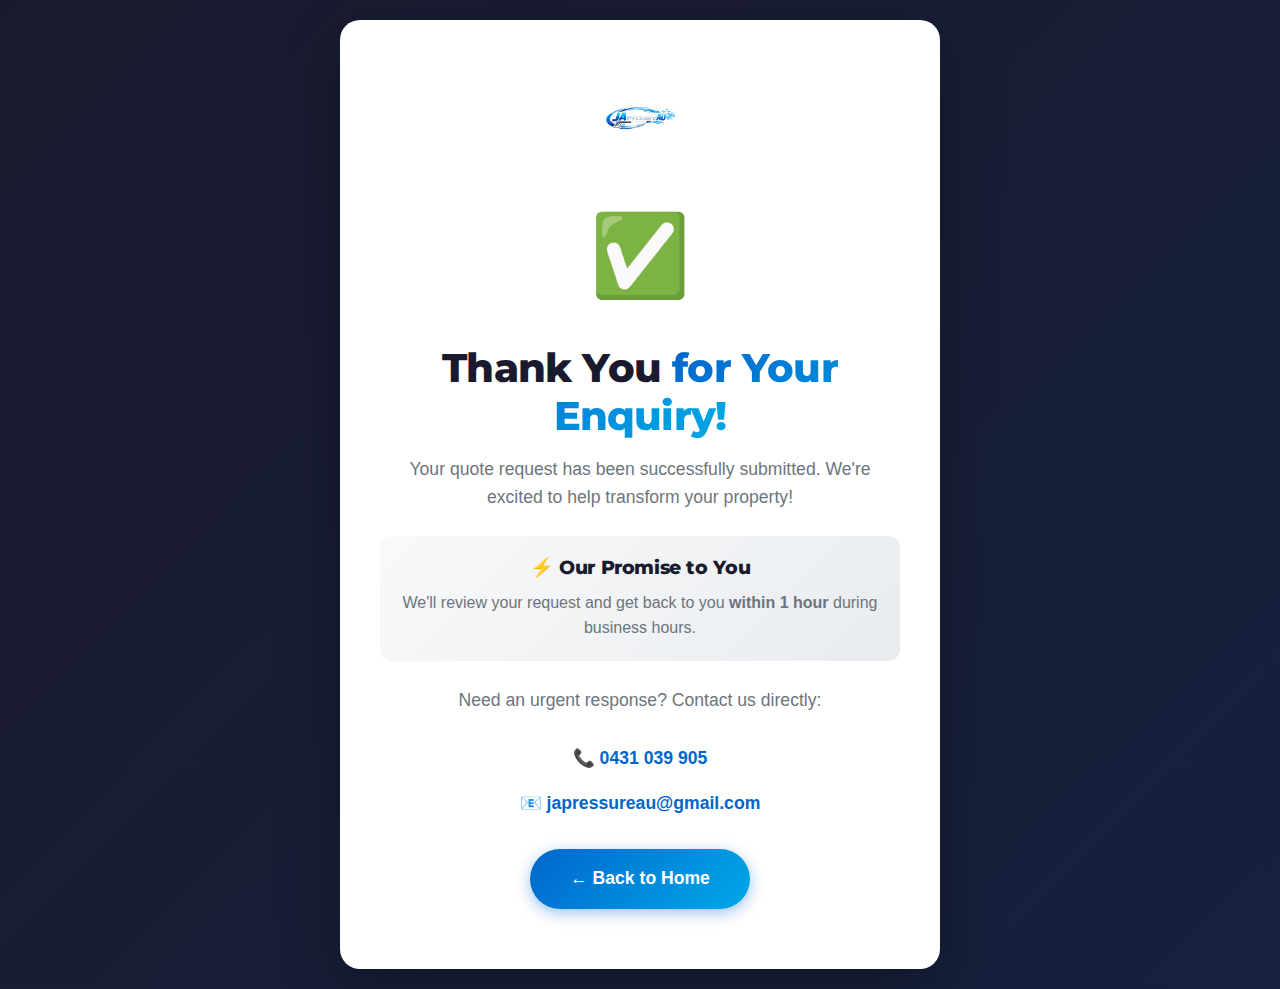
<file: thank-you.html>
<!DOCTYPE html>
<html lang="en">
<head>
    <meta charset="UTF-8">
    <meta name="viewport" content="width=device-width, initial-scale=1.0">
    <title>Thank You | JA Pressure Washing</title>
    <meta name="description" content="Thank you for your enquiry. We'll get back to you within 1 hour.">
    <link rel="stylesheet" href="styles.css">
    <link rel="preconnect" href="https://fonts.googleapis.com">
    <link rel="preconnect" href="https://fonts.gstatic.com" crossorigin>
    <link href="https://fonts.googleapis.com/css2?family=Montserrat:wght@400;600;700;800;900&family=Open+Sans:wght@400;500;600&display=swap" rel="stylesheet">
    <link rel="icon" type="image/png" href="ChatGPT Image Feb 4, 2026, 03_04_09 PM.png">
    <style>
        .thank-you-page {
            min-height: 100vh;
            display: flex;
            align-items: center;
            justify-content: center;
            background: linear-gradient(135deg, #1a1a2e 0%, #16213e 100%);
            padding: 20px;
        }
        .thank-you-container {
            background: white;
            border-radius: 20px;
            padding: 60px 40px;
            text-align: center;
            max-width: 600px;
            box-shadow: 0 20px 60px rgba(0,0,0,0.3);
            animation: fadeInUp 0.6s ease;
        }
        @keyframes fadeInUp {
            from {
                opacity: 0;
                transform: translateY(30px);
            }
            to {
                opacity: 1;
                transform: translateY(0);
            }
        }
        .thank-you-icon {
            font-size: 5rem;
            margin-bottom: 20px;
            animation: bounceIn 0.8s ease;
        }
        @keyframes bounceIn {
            0% { transform: scale(0); }
            50% { transform: scale(1.2); }
            100% { transform: scale(1); }
        }
        .thank-you-container h1 {
            font-size: 2.5rem;
            color: #1a1a2e;
            margin-bottom: 15px;
            font-weight: 800;
        }
        .thank-you-container .highlight {
            background: linear-gradient(135deg, #0066cc 0%, #00a8e8 100%);
            -webkit-background-clip: text;
            -webkit-text-fill-color: transparent;
            background-clip: text;
        }
        .thank-you-container p {
            font-size: 1.1rem;
            color: #6c757d;
            margin-bottom: 15px;
            line-height: 1.6;
        }
        .thank-you-container .promise {
            background: linear-gradient(135deg, #f8f9fa 0%, #e9ecef 100%);
            border-radius: 12px;
            padding: 20px;
            margin: 25px 0;
        }
        .thank-you-container .promise h3 {
            color: #1a1a2e;
            margin-bottom: 10px;
            font-size: 1.2rem;
        }
        .thank-you-container .promise p {
            margin: 0;
            font-size: 1rem;
        }
        .contact-info {
            display: flex;
            flex-direction: column;
            gap: 15px;
            margin: 30px 0;
        }
        .contact-info a {
            display: flex;
            align-items: center;
            justify-content: center;
            gap: 10px;
            color: #0066cc;
            text-decoration: none;
            font-weight: 600;
            font-size: 1.1rem;
            transition: color 0.3s ease;
        }
        .contact-info a:hover {
            color: #00a8e8;
        }
        .btn-home {
            display: inline-block;
            background: linear-gradient(135deg, #0066cc 0%, #00a8e8 100%);
            color: white;
            padding: 15px 40px;
            border-radius: 50px;
            text-decoration: none;
            font-weight: 700;
            font-size: 1.1rem;
            transition: transform 0.3s ease, box-shadow 0.3s ease;
            box-shadow: 0 4px 15px rgba(0, 102, 204, 0.4);
        }
        .btn-home:hover {
            transform: translateY(-3px);
            box-shadow: 0 8px 25px rgba(0, 102, 204, 0.5);
        }
        .logo-small {
            width: 80px;
            height: auto;
            margin-bottom: 20px;
        }
        @media (max-width: 480px) {
            .thank-you-container {
                padding: 40px 25px;
            }
            .thank-you-container h1 {
                font-size: 1.8rem;
            }
            .thank-you-icon {
                font-size: 4rem;
            }
        }
    </style>
</head>
<body>
    <div class="thank-you-page">
        <div class="thank-you-container">
            <img src="ChatGPT Image Feb 4, 2026, 03_04_09 PM.png" alt="JA Pressure Washing Logo" class="logo-small">
            <div class="thank-you-icon">✅</div>
            <h1>Thank You <span class="highlight">for Your Enquiry!</span></h1>
            <p>Your quote request has been successfully submitted. We're excited to help transform your property!</p>
            
            <div class="promise">
                <h3>⚡ Our Promise to You</h3>
                <p>We'll review your request and get back to you <strong>within 1 hour</strong> during business hours.</p>
            </div>
            
            <p>Need an urgent response? Contact us directly:</p>
            
            <div class="contact-info">
                <a href="tel:+61431039905">📞 0431 039 905</a>
                <a href="mailto:japressureau@gmail.com">📧 japressureau@gmail.com</a>
            </div>
            
            <a href="index.html" class="btn-home">← Back to Home</a>
        </div>
    </div>
</body>
</html>
</file>
<file: styles.css>
/* ===== CSS Variables ===== */
:root {
    --primary: #0066cc;
    --primary-dark: #004d99;
    --primary-light: #e8f4fd;
    --secondary: #00a8e8;
    --accent: #ffd700;
    --success: #10b981;
    --success-dark: #059669;
    --danger: #ef4444;
    --dark: #0f172a;
    --darker: #020617;
    --dark-card: #1e293b;
    --light: #f8fafc;
    --light-alt: #f1f5f9;
    --gray: #64748b;
    --gray-light: #94a3b8;
    --white: #ffffff;
    --border: #e2e8f0;
    --gradient: linear-gradient(135deg, var(--primary) 0%, var(--secondary) 100%);
    --gradient-dark: linear-gradient(135deg, #0f172a 0%, #1e3a5f 100%);
    --gradient-warm: linear-gradient(135deg, #667eea 0%, #764ba2 100%);
    --shadow-sm: 0 1px 3px rgba(0, 0, 0, 0.08);
    --shadow: 0 4px 20px rgba(0, 0, 0, 0.08);
    --shadow-md: 0 8px 30px rgba(0, 0, 0, 0.12);
    --shadow-lg: 0 20px 60px rgba(0, 0, 0, 0.15);
    --shadow-primary: 0 8px 30px rgba(0, 102, 204, 0.3);
    --radius: 16px;
    --radius-sm: 10px;
    --radius-lg: 24px;
    --transition: all 0.3s cubic-bezier(0.4, 0, 0.2, 1);
}

/* ===== Reset & Base ===== */
*, *::before, *::after {
    margin: 0;
    padding: 0;
    box-sizing: border-box;
}

html {
    scroll-behavior: smooth;
    -webkit-font-smoothing: antialiased;
    -moz-osx-font-smoothing: grayscale;
}

body {
    font-family: 'Inter', -apple-system, BlinkMacSystemFont, sans-serif;
    line-height: 1.7;
    color: var(--dark);
    background: var(--white);
    overflow-x: hidden;
}

h1, h2, h3, h4, h5, h6 {
    font-family: 'Montserrat', sans-serif;
    font-weight: 800;
    line-height: 1.2;
    letter-spacing: -0.02em;
}

a {
    text-decoration: none;
    color: inherit;
    transition: var(--transition);
}

img {
    max-width: 100%;
    height: auto;
}

.container {
    max-width: 1200px;
    margin: 0 auto;
    padding: 0 24px;
}

/* ===== Urgency Banner ===== */
.urgency-banner {
    background: linear-gradient(90deg, #dc2626 0%, #ef4444 50%, #dc2626 100%);
    background-size: 200% 100%;
    animation: bannerShimmer 3s ease infinite;
    color: var(--white);
    padding: 12px 20px;
    text-align: center;
    position: relative;
    z-index: 1001;
    transition: var(--transition);
}

@keyframes bannerShimmer {
    0%, 100% { background-position: 0% 50%; }
    50% { background-position: 100% 50%; }
}

.urgency-content {
    display: flex;
    align-items: center;
    justify-content: center;
    gap: 15px;
    flex-wrap: wrap;
    font-size: 0.9rem;
    font-weight: 500;
}

.urgency-icon {
    font-size: 1.1rem;
    animation: pulse 1.5s infinite;
}

.urgency-highlight {
    background: rgba(255,255,255,0.2);
    padding: 4px 12px;
    border-radius: 20px;
    font-weight: 700;
    backdrop-filter: blur(4px);
}

.urgency-cta {
    background: var(--white);
    color: var(--danger);
    padding: 6px 18px;
    border-radius: 20px;
    font-weight: 700;
    font-size: 0.85rem;
    transition: var(--transition);
}

.urgency-cta:hover {
    transform: scale(1.05);
    box-shadow: 0 4px 15px rgba(0,0,0,0.2);
}

/* ===== Buttons ===== */
.btn {
    display: inline-flex;
    flex-direction: column;
    align-items: center;
    justify-content: center;
    padding: 16px 36px;
    font-family: 'Montserrat', sans-serif;
    font-weight: 700;
    font-size: 1.05rem;
    border-radius: 50px;
    cursor: pointer;
    transition: var(--transition);
    border: none;
    text-align: center;
    position: relative;
    overflow: hidden;
    letter-spacing: 0.01em;
}

.btn-large {
    padding: 18px 42px;
    font-size: 1.15rem;
}

.btn-subtext {
    font-size: 0.72rem;
    font-weight: 500;
    opacity: 0.85;
    margin-top: 3px;
}

.btn-primary {
    background: var(--gradient);
    color: var(--white);
    box-shadow: var(--shadow-primary);
}

.btn-primary:hover {
    transform: translateY(-3px);
    box-shadow: 0 12px 35px rgba(0, 102, 204, 0.45);
}

.btn-secondary {
    background: rgba(255,255,255,0.1);
    color: var(--white);
    border: 2px solid rgba(255,255,255,0.4);
    backdrop-filter: blur(4px);
}

.btn-secondary:hover {
    background: var(--white);
    color: var(--primary);
    border-color: var(--white);
}

.btn-outline {
    background: transparent;
    color: var(--primary);
    border: 2px solid var(--primary);
}

.btn-outline:hover {
    background: var(--primary);
    color: var(--white);
}

.btn-white {
    background: var(--white);
    color: var(--primary);
    box-shadow: var(--shadow-md);
}

.btn-white:hover {
    transform: translateY(-3px);
    box-shadow: var(--shadow-lg);
}

.btn-success {
    background: linear-gradient(135deg, var(--success) 0%, var(--success-dark) 100%);
    color: var(--white);
    box-shadow: 0 8px 25px rgba(16, 185, 129, 0.35);
}

.btn-success:hover {
    transform: translateY(-3px);
    box-shadow: 0 12px 35px rgba(16, 185, 129, 0.5);
}

.btn-full {
    width: 100%;
}

.pulse-btn {
    animation: btnPulse 2.5s infinite;
}

@keyframes btnPulse {
    0%, 100% { box-shadow: var(--shadow-primary); }
    50% { box-shadow: 0 8px 45px rgba(0, 102, 204, 0.6); }
}

/* ===== Navigation ===== */
.navbar {
    position: fixed;
    top: 45px;
    left: 0;
    right: 0;
    z-index: 1000;
    padding: 18px 0;
    background: transparent;
    transition: var(--transition);
}

.navbar.scrolled {
    top: 0;
    background: rgba(15, 23, 42, 0.95);
    backdrop-filter: blur(20px);
    box-shadow: 0 4px 30px rgba(0, 0, 0, 0.15);
    padding: 10px 0;
}

.nav-container {
    max-width: 1200px;
    margin: 0 auto;
    padding: 0 24px;
    display: flex;
    justify-content: space-between;
    align-items: center;
}

.logo img {
    height: 100px;
    transition: var(--transition);
}

.logo {
    flex-shrink: 0;
}

.navbar.scrolled .logo img {
    height: 60px;
}

.nav-links {
    display: flex;
    list-style: none;
    gap: 28px;
    align-items: center;
    margin: 0 auto;
}

.nav-links a {
    font-family: 'Inter', sans-serif;
    font-weight: 600;
    font-size: 0.92rem;
    color: var(--white);
    position: relative;
}

.nav-links a:not(.btn-nav):not(.nav-phone)::after {
    content: '';
    position: absolute;
    bottom: -5px;
    left: 0;
    width: 0;
    height: 2px;
    background: var(--accent);
    transition: var(--transition);
    border-radius: 2px;
}

.nav-links a:not(.btn-nav):not(.nav-phone):hover::after {
    width: 100%;
}

.nav-phone {
    background: rgba(255,255,255,0.1);
    padding: 8px 16px;
    border-radius: 25px;
    backdrop-filter: blur(4px);
}

.btn-nav {
    background: var(--gradient);
    color: var(--white) !important;
    padding: 12px 24px;
    border-radius: 50px;
    font-weight: 700;
}

.btn-nav:hover {
    transform: translateY(-2px);
    box-shadow: var(--shadow-primary);
}

.hamburger {
    display: none;
    flex-direction: column;
    gap: 6px;
    cursor: pointer;
    padding: 5px;
}

.hamburger span {
    width: 26px;
    height: 2.5px;
    background: var(--white);
    transition: var(--transition);
    border-radius: 2px;
}

/* ===== Hero Section ===== */
.hero {
    min-height: 100vh;
    display: flex;
    flex-direction: column;
    justify-content: center;
    align-items: center;
    text-align: center;
    position: relative;
    background: var(--gradient-dark);
    overflow: hidden;
    padding-top: 100px;
    padding-bottom: 80px;
}

.hero::before {
    content: '';
    position: absolute;
    top: 0;
    left: 0;
    right: 0;
    bottom: 0;
    background: url('IMG_9923.jpg') center/cover;
    opacity: 0.12;
}

.hero-overlay {
    position: absolute;
    top: 0;
    left: 0;
    right: 0;
    bottom: 0;
    background: linear-gradient(160deg, rgba(15, 23, 42, 0.93) 0%, rgba(0, 80, 180, 0.7) 100%);
}

.hero-content {
    position: relative;
    z-index: 1;
    padding: 20px;
    max-width: 900px;
}

.hero-badge {
    display: inline-flex;
    align-items: center;
    gap: 10px;
    background: rgba(255, 215, 0, 0.12);
    border: 1px solid rgba(255, 215, 0, 0.4);
    color: var(--accent);
    padding: 10px 25px;
    border-radius: 50px;
    font-size: 0.92rem;
    font-weight: 600;
    margin-bottom: 28px;
    animation: fadeInDown 0.8s ease;
    backdrop-filter: blur(4px);
}

.badge-dot {
    width: 8px;
    height: 8px;
    background: var(--success);
    border-radius: 50%;
    animation: pulse 1.5s infinite;
}

.hero h1 {
    font-size: 3.8rem;
    color: var(--white);
    margin-bottom: 22px;
    animation: fadeInUp 0.8s ease 0.2s both;
    line-height: 1.1;
}

.highlight-text {
    background: var(--gradient);
    -webkit-background-clip: text;
    -webkit-text-fill-color: transparent;
    background-clip: text;
}

.hero-subtext {
    font-size: 1.2rem;
    color: rgba(255, 255, 255, 0.88);
    margin-bottom: 32px;
    animation: fadeInUp 0.8s ease 0.35s both;
    line-height: 1.7;
}

.hero-benefits {
    display: flex;
    justify-content: center;
    gap: 16px;
    margin-bottom: 36px;
    flex-wrap: wrap;
    animation: fadeInUp 0.8s ease 0.45s both;
}

.hero-benefit {
    color: var(--white);
    font-weight: 600;
    font-size: 0.95rem;
    background: rgba(255,255,255,0.08);
    padding: 10px 20px;
    border-radius: 50px;
    border: 1px solid rgba(255,255,255,0.12);
    backdrop-filter: blur(4px);
    display: flex;
    align-items: center;
    gap: 8px;
}

.benefit-check {
    color: var(--success);
    font-weight: 800;
}

.hero-buttons {
    display: flex;
    gap: 16px;
    justify-content: center;
    flex-wrap: wrap;
    animation: fadeInUp 0.8s ease 0.55s both;
    margin-bottom: 48px;
}

.hero-trust {
    display: flex;
    justify-content: center;
    align-items: center;
    gap: 40px;
    animation: fadeInUp 0.8s ease 0.7s both;
    flex-wrap: wrap;
    margin-bottom: 60px;
}

.trust-item {
    text-align: center;
}

.trust-number {
    display: inline;
    font-family: 'Montserrat', sans-serif;
    font-size: 2.2rem;
    font-weight: 900;
    color: var(--accent);
}

.trust-suffix {
    font-family: 'Montserrat', sans-serif;
    font-size: 2.2rem;
    font-weight: 900;
    color: var(--accent);
}

.trust-label {
    display: block;
    color: rgba(255,255,255,0.7);
    font-size: 0.85rem;
    font-weight: 500;
    margin-top: 2px;
}

.trust-divider {
    width: 1px;
    height: 40px;
    background: rgba(255,255,255,0.2);
}

.scroll-indicator {
    position: absolute;
    bottom: 30px;
    left: 50%;
    transform: translateX(-50%);
    text-align: center;
    color: rgba(255,255,255,0.7);
    font-size: 0.85rem;
    animation: bounce 2s infinite;
}

.scroll-arrow {
    width: 22px;
    height: 22px;
    border-right: 2px solid rgba(255,255,255,0.5);
    border-bottom: 2px solid rgba(255,255,255,0.5);
    transform: rotate(45deg);
    margin: 8px auto 0;
}

/* ===== Social Proof Bar ===== */
.social-proof-bar {
    background: var(--dark);
    padding: 22px 0;
    border-bottom: 1px solid rgba(255,255,255,0.06);
}

.proof-items {
    display: flex;
    justify-content: space-around;
    flex-wrap: wrap;
    gap: 20px;
}

.proof-item {
    display: flex;
    align-items: center;
    gap: 10px;
    color: rgba(255,255,255,0.85);
    font-weight: 600;
    font-size: 0.9rem;
}

.proof-icon {
    font-size: 1.2rem;
}

/* ===== Section Styles ===== */
.section-title {
    font-size: 2.5rem;
    text-align: center;
    margin-bottom: 14px;
    color: var(--dark);
    letter-spacing: -0.03em;
}

.section-title.white {
    color: var(--white);
}

.section-subtitle {
    text-align: center;
    color: var(--gray);
    font-size: 1.1rem;
    margin-bottom: 50px;
    font-weight: 500;
}

/* ===== Process Section ===== */
.process-section {
    padding: 90px 0;
    background: var(--white);
}

.process-grid {
    display: flex;
    align-items: center;
    justify-content: center;
    gap: 0;
    margin-bottom: 50px;
    flex-wrap: wrap;
}

.process-step {
    text-align: center;
    padding: 40px 30px;
    flex: 1;
    min-width: 240px;
    max-width: 320px;
}

.step-number {
    width: 60px;
    height: 60px;
    background: var(--gradient);
    color: var(--white);
    border-radius: 50%;
    display: flex;
    align-items: center;
    justify-content: center;
    font-family: 'Montserrat', sans-serif;
    font-size: 1.5rem;
    font-weight: 900;
    margin: 0 auto 20px;
    box-shadow: var(--shadow-primary);
}

.step-content h3 {
    font-size: 1.25rem;
    margin-bottom: 10px;
    color: var(--dark);
}

.step-content p {
    color: var(--gray);
    font-size: 0.95rem;
    line-height: 1.6;
}

.process-connector {
    width: 60px;
    display: flex;
    align-items: center;
    justify-content: center;
}

.connector-line {
    width: 100%;
    height: 3px;
    background: var(--gradient);
    border-radius: 3px;
    opacity: 0.4;
}

.process-cta {
    text-align: center;
}

/* ===== Results Section ===== */
.results-section {
    padding: 100px 0;
    background: var(--light);
}

.before-after-showcase {
    margin-bottom: 60px;
}

.ba-slider-container {
    max-width: 800px;
    margin: 0 auto;
}

.ba-slider {
    position: relative;
    width: 100%;
    height: 450px;
    border-radius: var(--radius);
    overflow: hidden;
    box-shadow: var(--shadow-lg);
    cursor: ew-resize;
}

.ba-before, .ba-after {
    position: absolute;
    top: 0;
    left: 0;
    width: 100%;
    height: 100%;
}

.ba-before img, .ba-after img {
    width: 100%;
    height: 100%;
    object-fit: cover;
}

.ba-after {
    clip-path: inset(0 50% 0 0);
}

.ba-label {
    position: absolute;
    bottom: 20px;
    padding: 8px 22px;
    color: var(--white);
    font-weight: 700;
    font-size: 0.82rem;
    border-radius: 25px;
    letter-spacing: 0.05em;
}

.ba-label-before {
    right: 20px;
    background: rgba(239, 68, 68, 0.85);
    backdrop-filter: blur(4px);
}

.ba-label-after {
    left: 20px;
    background: rgba(16, 185, 129, 0.85);
    backdrop-filter: blur(4px);
}

.ba-handle {
    position: absolute;
    top: 0;
    left: 50%;
    transform: translateX(-50%);
    height: 100%;
    display: flex;
    flex-direction: column;
    align-items: center;
    justify-content: center;
    z-index: 10;
}

.ba-handle-line {
    width: 3px;
    flex: 1;
    background: var(--white);
    box-shadow: 0 0 10px rgba(0,0,0,0.3);
}

.ba-handle-circle {
    width: 48px;
    height: 48px;
    background: var(--white);
    border-radius: 50%;
    display: flex;
    align-items: center;
    justify-content: center;
    box-shadow: 0 4px 20px rgba(0,0,0,0.25);
    font-size: 0.75rem;
    color: var(--dark);
    font-weight: 600;
}

.ba-caption {
    text-align: center;
    margin-top: 18px;
    color: var(--gray);
    font-weight: 600;
    font-size: 0.95rem;
}

.video-showcase {
    text-align: center;
    margin-bottom: 50px;
}

.video-showcase h3 {
    font-size: 1.8rem;
    margin-bottom: 25px;
    color: var(--dark);
}

.video-container {
    max-width: 900px;
    margin: 0 auto;
    border-radius: var(--radius);
    overflow: hidden;
    box-shadow: var(--shadow-lg);
}

.video-container video {
    width: 100%;
    display: block;
}

.results-cta {
    text-align: center;
    background: var(--white);
    padding: 50px 40px;
    border-radius: var(--radius);
    box-shadow: var(--shadow);
    border: 1px solid var(--border);
}

.results-cta h3 {
    font-size: 1.8rem;
    margin-bottom: 10px;
    color: var(--dark);
}

.results-cta p {
    color: var(--gray);
    margin-bottom: 25px;
    font-size: 1.05rem;
}

/* ===== Problem Section ===== */
.problem-section {
    padding: 90px 0;
    background: var(--white);
}

.problem-grid {
    display: grid;
    grid-template-columns: repeat(auto-fit, minmax(280px, 1fr));
    gap: 24px;
    margin-bottom: 50px;
}

.problem-card {
    background: var(--light);
    padding: 36px;
    border-radius: var(--radius);
    text-align: center;
    border: 1px solid var(--border);
    border-left: 5px solid var(--danger);
    transition: var(--transition);
}

.problem-card:hover {
    transform: translateY(-4px);
    box-shadow: var(--shadow-md);
}

.problem-icon {
    font-size: 2.8rem;
    margin-bottom: 16px;
}

.problem-card h3 {
    color: var(--dark);
    margin-bottom: 10px;
    font-size: 1.2rem;
}

.problem-card p {
    color: var(--gray);
    font-size: 0.95rem;
}

.solution-box {
    background: var(--gradient);
    color: var(--white);
    padding: 55px 50px;
    border-radius: var(--radius-lg);
    text-align: center;
    box-shadow: var(--shadow-primary);
    position: relative;
    overflow: hidden;
}

.solution-box::before {
    content: '';
    position: absolute;
    top: -50%;
    right: -20%;
    width: 300px;
    height: 300px;
    background: rgba(255,255,255,0.06);
    border-radius: 50%;
}

.solution-box h3 {
    font-size: 1.8rem;
    margin-bottom: 16px;
    position: relative;
}

.solution-box p {
    font-size: 1.1rem;
    margin-bottom: 28px;
    opacity: 0.92;
    position: relative;
    max-width: 600px;
    margin-left: auto;
    margin-right: auto;
}

.solution-box .btn-white {
    position: relative;
}

/* ===== Services Section ===== */
.services {
    padding: 100px 0;
    background: var(--light);
}

.services-grid {
    display: grid;
    grid-template-columns: repeat(auto-fit, minmax(340px, 1fr));
    gap: 24px;
}

.service-card {
    background: var(--white);
    padding: 36px 30px;
    border-radius: var(--radius);
    text-align: center;
    border: 1px solid var(--border);
    transition: var(--transition);
    position: relative;
    overflow: hidden;
}

.service-card.featured {
    border: 2px solid var(--primary);
    box-shadow: var(--shadow-primary);
}

.service-card.deal-card {
    border: 2px solid var(--success);
    box-shadow: 0 8px 30px rgba(16, 185, 129, 0.15);
}

.service-badge {
    position: absolute;
    top: 16px;
    right: -32px;
    background: var(--primary);
    color: var(--white);
    padding: 5px 40px;
    font-size: 0.72rem;
    font-weight: 700;
    transform: rotate(45deg);
    letter-spacing: 0.04em;
}

.service-badge.deal-badge {
    background: var(--success);
}

.service-card:hover {
    transform: translateY(-8px);
    box-shadow: var(--shadow-lg);
}

.service-icon-wrap {
    width: 70px;
    height: 70px;
    background: var(--primary-light);
    border-radius: 50%;
    display: flex;
    align-items: center;
    justify-content: center;
    margin: 0 auto 20px;
    transition: var(--transition);
}

.service-card:hover .service-icon-wrap {
    transform: scale(1.1);
}

.service-icon {
    font-size: 2rem;
}

.service-card h3 {
    font-size: 1.3rem;
    margin-bottom: 12px;
    color: var(--dark);
}

.service-card > p {
    color: var(--gray);
    margin-bottom: 20px;
    font-size: 0.95rem;
}

.service-includes {
    list-style: none;
    text-align: left;
    margin-bottom: 24px;
}

.service-includes li {
    padding: 10px 0;
    color: var(--dark);
    font-size: 0.92rem;
    border-bottom: 1px solid var(--border);
    display: flex;
    align-items: center;
    gap: 10px;
}

.service-includes li:last-child {
    border-bottom: none;
}

.check-icon {
    color: var(--success);
    font-weight: 800;
    font-size: 0.85rem;
}

.check-deal {
    color: var(--success);
    font-weight: 800;
}

/* ===== Reviews Section ===== */
.reviews-section {
    padding: 100px 0;
    background: var(--white);
}

.reviews-header {
    text-align: center;
    margin-bottom: 20px;
}

.google-rating-badge {
    display: inline-flex;
    align-items: center;
    gap: 14px;
    background: var(--white);
    border: 2px solid var(--border);
    padding: 12px 28px;
    border-radius: 50px;
    margin-bottom: 28px;
    box-shadow: var(--shadow-sm);
}

.google-g {
    font-family: 'Montserrat', sans-serif;
    font-size: 1.8rem;
    font-weight: 900;
    background: linear-gradient(135deg, #4285F4 0%, #34A853 33%, #FBBC05 66%, #EA4335 100%);
    -webkit-background-clip: text;
    -webkit-text-fill-color: transparent;
    background-clip: text;
}

.google-rating-info {
    text-align: left;
}

.google-stars {
    font-size: 0.9rem;
    letter-spacing: 1px;
}

.google-rating-text {
    font-size: 0.82rem;
    color: var(--gray);
}

.reviews-stats {
    display: flex;
    justify-content: center;
    gap: 60px;
    margin-bottom: 50px;
    flex-wrap: wrap;
}

.review-stat {
    text-align: center;
}

.review-stat .stars {
    font-size: 1.3rem;
    margin-bottom: 5px;
}

.review-stat .stat-number {
    font-family: 'Montserrat', sans-serif;
    font-size: 2.5rem;
    font-weight: 900;
    color: var(--primary);
}

.review-stat .stat-label {
    color: var(--gray);
    font-size: 0.88rem;
    font-weight: 500;
}

/* ===== Testimonial Carousel ===== */
.testimonial-carousel {
    position: relative;
    overflow: hidden;
    margin-bottom: 50px;
}

.carousel-track {
    display: flex;
    transition: transform 0.5s cubic-bezier(0.4, 0, 0.2, 1);
    gap: 24px;
}

.carousel-track .review-card {
    min-width: calc(33.333% - 16px);
    flex-shrink: 0;
    background: var(--light);
    padding: 36px;
    border-radius: var(--radius);
    border: 1px solid var(--border);
    position: relative;
    transition: var(--transition);
}

.carousel-track .review-card:hover {
    transform: translateY(-4px);
    box-shadow: var(--shadow-md);
}

.review-quote {
    position: absolute;
    top: 12px;
    left: 24px;
    font-size: 4rem;
    color: var(--primary);
    opacity: 0.15;
    font-family: Georgia, serif;
    line-height: 1;
    font-weight: 900;
}

.review-stars {
    font-size: 1.1rem;
    margin-bottom: 14px;
}

.review-text {
    color: var(--dark);
    font-size: 1rem;
    line-height: 1.7;
    margin-bottom: 24px;
}

.review-author {
    display: flex;
    align-items: center;
    gap: 14px;
}

.author-avatar {
    width: 48px;
    height: 48px;
    color: var(--white);
    border-radius: 50%;
    display: flex;
    align-items: center;
    justify-content: center;
    font-weight: 700;
    font-size: 1.1rem;
}

.avatar-blue { background: linear-gradient(135deg, #0066cc, #00a8e8); }
.avatar-green { background: linear-gradient(135deg, #10b981, #059669); }
.avatar-purple { background: linear-gradient(135deg, #7c3aed, #a855f7); }
.avatar-orange { background: linear-gradient(135deg, #f97316, #fb923c); }
.avatar-teal { background: linear-gradient(135deg, #0d9488, #14b8a6); }
.avatar-pink { background: linear-gradient(135deg, #ec4899, #f472b6); }

.author-info strong {
    display: block;
    color: var(--dark);
    font-size: 0.95rem;
}

.author-info span {
    color: var(--gray);
    font-size: 0.82rem;
}

.verified-badge {
    position: absolute;
    top: 20px;
    right: 20px;
    background: rgba(16, 185, 129, 0.1);
    color: var(--success);
    padding: 5px 14px;
    border-radius: 20px;
    font-size: 0.72rem;
    font-weight: 700;
}

.carousel-controls {
    display: flex;
    align-items: center;
    justify-content: center;
    gap: 18px;
    margin-top: 30px;
}

.carousel-btn {
    width: 48px;
    height: 48px;
    border-radius: 50%;
    border: 2px solid var(--border);
    background: var(--white);
    font-size: 1.5rem;
    color: var(--dark);
    cursor: pointer;
    display: flex;
    align-items: center;
    justify-content: center;
    transition: var(--transition);
}

.carousel-btn:hover {
    background: var(--primary);
    color: var(--white);
    border-color: var(--primary);
    transform: scale(1.08);
}

.carousel-dots {
    display: flex;
    gap: 8px;
}

.carousel-dot {
    width: 10px;
    height: 10px;
    border-radius: 50%;
    background: var(--border);
    cursor: pointer;
    transition: var(--transition);
}

.carousel-dot.active {
    background: var(--primary);
    transform: scale(1.25);
}

.reviews-cta {
    text-align: center;
}

.reviews-cta p {
    font-size: 1.15rem;
    color: var(--dark);
    margin-bottom: 20px;
    font-weight: 600;
}

.reviews-cta-buttons {
    display: flex;
    justify-content: center;
    gap: 16px;
    flex-wrap: wrap;
}

/* ===== Why Us Section ===== */
.why-us {
    padding: 100px 0;
    background: var(--gradient-dark);
    position: relative;
    overflow: hidden;
}

.why-us::before {
    content: '';
    position: absolute;
    top: 0;
    left: 0;
    right: 0;
    bottom: 0;
    background: radial-gradient(circle at 20% 80%, rgba(0, 102, 204, 0.2) 0%, transparent 50%),
                radial-gradient(circle at 80% 20%, rgba(0, 168, 232, 0.15) 0%, transparent 50%);
}

.why-us .container {
    position: relative;
    z-index: 1;
}

.why-grid {
    display: grid;
    grid-template-columns: repeat(auto-fit, minmax(320px, 1fr));
    gap: 24px;
}

.why-card {
    background: rgba(255, 255, 255, 0.06);
    backdrop-filter: blur(12px);
    padding: 40px;
    border-radius: var(--radius);
    text-align: center;
    border: 1px solid rgba(255, 255, 255, 0.1);
    transition: var(--transition);
}

.why-card:hover {
    background: rgba(255, 255, 255, 0.1);
    transform: translateY(-5px);
    border-color: rgba(255, 255, 255, 0.2);
}

.why-icon {
    font-size: 2.8rem;
    margin-bottom: 18px;
}

.why-card h3 {
    color: var(--white);
    font-size: 1.25rem;
    margin-bottom: 12px;
}

.why-card p {
    color: rgba(255, 255, 255, 0.75);
    font-size: 0.95rem;
}

/* ===== FAQ Section ===== */
.faq-section {
    padding: 100px 0;
    background: var(--light);
}

.faq-grid {
    max-width: 760px;
    margin: 0 auto;
}

.faq-item {
    margin-bottom: 12px;
    border: 1px solid var(--border);
    border-radius: var(--radius-sm);
    overflow: hidden;
    background: var(--white);
    transition: var(--transition);
}

.faq-item:hover {
    border-color: var(--primary);
}

.faq-question {
    width: 100%;
    padding: 22px 25px;
    background: var(--white);
    border: none;
    text-align: left;
    font-family: 'Inter', sans-serif;
    font-size: 1rem;
    font-weight: 600;
    color: var(--dark);
    cursor: pointer;
    display: flex;
    justify-content: space-between;
    align-items: center;
    transition: var(--transition);
}

.faq-question:hover {
    color: var(--primary);
}

.faq-icon {
    font-size: 1.4rem;
    font-weight: 400;
    transition: var(--transition);
    color: var(--primary);
    width: 28px;
    height: 28px;
    display: flex;
    align-items: center;
    justify-content: center;
    border-radius: 50%;
    background: var(--primary-light);
    flex-shrink: 0;
}

.faq-item.active .faq-icon {
    transform: rotate(45deg);
    background: var(--primary);
    color: var(--white);
}

.faq-answer {
    padding: 0 25px;
    max-height: 0;
    overflow: hidden;
    transition: all 0.35s cubic-bezier(0.4, 0, 0.2, 1);
}

.faq-item.active .faq-answer {
    padding: 0 25px 22px;
    max-height: 200px;
}

.faq-answer p {
    color: var(--gray);
    line-height: 1.7;
    font-size: 0.95rem;
}

/* ===== Contact Section ===== */
.contact {
    padding: 100px 0;
    background: linear-gradient(180deg, #f0f7ff 0%, #e6f0fa 100%);
}

.contact-header {
    text-align: center;
    margin-bottom: 50px;
}

.contact-urgency {
    display: inline-flex;
    align-items: center;
    gap: 10px;
    background: var(--white);
    border: 1px solid var(--primary);
    padding: 12px 25px;
    border-radius: 50px;
    margin-top: 20px;
    font-weight: 600;
    color: var(--primary);
    box-shadow: var(--shadow-sm);
}

.urgency-pulse {
    width: 10px;
    height: 10px;
    background: var(--success);
    border-radius: 50%;
    animation: pulse 1.5s infinite;
}

@keyframes pulse {
    0%, 100% { opacity: 1; transform: scale(1); }
    50% { opacity: 0.5; transform: scale(1.3); }
}

.contact-wrapper {
    display: grid;
    grid-template-columns: 1fr 1.2fr;
    gap: 32px;
    align-items: start;
}

.contact-info-side {
    background: var(--white);
    padding: 40px;
    border-radius: var(--radius);
    box-shadow: var(--shadow);
    border: 1px solid var(--border);
}

.info-header {
    margin-bottom: 28px;
}

.info-header h3 {
    font-size: 1.4rem;
    margin-bottom: 8px;
    color: var(--dark);
}

.info-header p {
    color: var(--gray);
    font-size: 0.95rem;
}

.contact-item {
    display: flex;
    gap: 16px;
    align-items: flex-start;
    padding: 18px 0;
    border-bottom: 1px solid var(--border);
}

.contact-item:last-of-type {
    border-bottom: none;
}

.contact-icon-wrap {
    font-size: 1.6rem;
    background: var(--primary-light);
    width: 48px;
    height: 48px;
    display: flex;
    align-items: center;
    justify-content: center;
    border-radius: var(--radius-sm);
    flex-shrink: 0;
}

.contact-item h4 {
    font-size: 0.92rem;
    margin-bottom: 4px;
    color: var(--dark);
    font-weight: 700;
}

.contact-link {
    color: var(--primary);
    font-weight: 600;
    font-size: 1.05rem;
}

.contact-note {
    color: var(--gray-light);
    font-size: 0.82rem;
    margin-top: 2px;
}

.trust-badges {
    display: flex;
    gap: 10px;
    flex-wrap: wrap;
    margin-top: 28px;
}

.trust-badges .badge {
    background: var(--light);
    padding: 8px 16px;
    border-radius: 25px;
    font-size: 0.82rem;
    font-weight: 600;
    color: var(--dark);
    border: 1px solid var(--border);
}

/* ===== Contact Form ===== */
.contact-form {
    background: var(--white);
    padding: 40px;
    border-radius: var(--radius);
    box-shadow: var(--shadow-lg);
    border: 2px solid var(--primary);
    position: relative;
}

.form-header {
    text-align: center;
    margin-bottom: 28px;
}

.form-badge {
    display: inline-block;
    background: var(--primary-light);
    color: var(--primary);
    padding: 6px 16px;
    border-radius: 20px;
    font-size: 0.82rem;
    font-weight: 700;
    margin-bottom: 12px;
}

.form-header h3 {
    font-size: 1.5rem;
    color: var(--dark);
    margin-bottom: 6px;
}

.form-header p {
    color: var(--gray);
    font-size: 0.95rem;
}

.form-row {
    display: grid;
    grid-template-columns: 1fr 1fr;
    gap: 14px;
}

.form-group {
    margin-bottom: 16px;
}

.form-group label {
    display: block;
    font-size: 0.85rem;
    font-weight: 600;
    color: var(--dark);
    margin-bottom: 6px;
}

.label-optional {
    color: var(--gray-light);
    font-weight: 400;
}

.form-group input,
.form-group select,
.form-group textarea {
    width: 100%;
    padding: 14px 18px;
    border: 2px solid var(--border);
    border-radius: var(--radius-sm);
    font-family: 'Inter', sans-serif;
    font-size: 0.95rem;
    background: var(--light);
    transition: var(--transition);
    color: var(--dark);
}

.form-group input:focus,
.form-group select:focus,
.form-group textarea:focus {
    outline: none;
    border-color: var(--primary);
    background: var(--white);
    box-shadow: 0 0 0 4px rgba(0, 102, 204, 0.1);
}

.form-group input.valid {
    border-color: var(--success);
}

.form-group textarea {
    resize: vertical;
    min-height: 90px;
}

.submit-btn {
    margin-top: 8px;
    font-size: 1.15rem;
    padding: 18px;
    letter-spacing: 0.01em;
}

.spinner {
    display: inline-block;
    width: 18px;
    height: 18px;
    border: 2px solid rgba(255,255,255,0.3);
    border-top-color: var(--white);
    border-radius: 50%;
    animation: spin 0.6s linear infinite;
    vertical-align: middle;
    margin-right: 8px;
}

@keyframes spin {
    to { transform: rotate(360deg); }
}

.form-trust {
    text-align: center;
    margin-top: 14px;
    color: var(--gray-light);
    font-size: 0.82rem;
    font-weight: 500;
}

/* ===== Final CTA ===== */
.final-cta {
    padding: 90px 0;
    background: var(--dark);
    text-align: center;
    position: relative;
    overflow: hidden;
}

.final-cta::before {
    content: '';
    position: absolute;
    top: 0;
    left: 0;
    right: 0;
    bottom: 0;
    background: radial-gradient(circle at 50% 50%, rgba(0, 102, 204, 0.15) 0%, transparent 70%);
}

.final-cta .container {
    position: relative;
    z-index: 1;
}

.final-cta h2 {
    color: var(--white);
    font-size: 2.4rem;
    margin-bottom: 16px;
}

.final-cta p {
    color: rgba(255,255,255,0.75);
    font-size: 1.1rem;
    margin-bottom: 32px;
    max-width: 560px;
    margin-left: auto;
    margin-right: auto;
}

.final-cta-buttons {
    display: flex;
    justify-content: center;
    gap: 16px;
    flex-wrap: wrap;
}

/* ===== Footer ===== */
.footer {
    background: var(--darker);
    color: var(--white);
    padding: 60px 0 30px;
}

.footer-content {
    display: grid;
    grid-template-columns: 2fr 1fr 1fr 1fr;
    gap: 40px;
    margin-bottom: 40px;
}

.footer-brand img {
    height: 65px;
    margin-bottom: 18px;
}

.footer-brand p {
    color: rgba(255, 255, 255, 0.6);
    margin-bottom: 18px;
    font-size: 0.92rem;
    line-height: 1.6;
}

.footer h4 {
    margin-bottom: 18px;
    font-size: 1rem;
    color: var(--white);
}

.footer ul {
    list-style: none;
}

.footer ul li {
    margin-bottom: 10px;
    color: rgba(255, 255, 255, 0.6);
    font-size: 0.92rem;
}

.footer ul li a:hover {
    color: var(--secondary);
}

.footer-bottom {
    border-top: 1px solid rgba(255, 255, 255, 0.08);
    padding-top: 28px;
    text-align: center;
    color: rgba(255, 255, 255, 0.4);
    font-size: 0.88rem;
}

/* ===== Floating CTA ===== */
.floating-cta {
    position: fixed;
    bottom: 0;
    left: 0;
    right: 0;
    background: var(--dark);
    padding: 14px 20px;
    display: none;
    justify-content: center;
    gap: 12px;
    z-index: 999;
    box-shadow: 0 -4px 20px rgba(0,0,0,0.2);
    border-top: 1px solid rgba(255,255,255,0.06);
}

.floating-btn {
    display: flex;
    align-items: center;
    gap: 8px;
    padding: 12px 28px;
    border-radius: 50px;
    font-weight: 700;
    font-size: 0.92rem;
}

.floating-btn.call-btn {
    background: var(--success);
    color: var(--white);
}

.floating-btn.quote-btn {
    background: var(--gradient);
    color: var(--white);
}

/* ===== Exit Popup ===== */
.exit-popup {
    position: fixed;
    top: 0;
    left: 0;
    right: 0;
    bottom: 0;
    z-index: 10000;
    display: none;
    align-items: center;
    justify-content: center;
}

.exit-popup.active {
    display: flex;
}

.popup-overlay {
    position: absolute;
    top: 0;
    left: 0;
    right: 0;
    bottom: 0;
    background: rgba(0,0,0,0.65);
    backdrop-filter: blur(4px);
}

.popup-content {
    position: relative;
    background: var(--white);
    padding: 50px;
    border-radius: var(--radius-lg);
    text-align: center;
    max-width: 480px;
    margin: 20px;
    animation: popIn 0.3s ease;
    box-shadow: var(--shadow-lg);
}

@keyframes popIn {
    from { opacity: 0; transform: scale(0.9); }
    to { opacity: 1; transform: scale(1); }
}

.popup-close {
    position: absolute;
    top: 14px;
    right: 18px;
    background: var(--light);
    border: none;
    font-size: 1.5rem;
    cursor: pointer;
    color: var(--gray);
    width: 36px;
    height: 36px;
    border-radius: 50%;
    display: flex;
    align-items: center;
    justify-content: center;
    transition: var(--transition);
}

.popup-close:hover {
    background: var(--border);
}

.popup-icon {
    font-size: 3.5rem;
    margin-bottom: 18px;
}

.popup-content h3 {
    font-size: 1.5rem;
    margin-bottom: 12px;
    color: var(--dark);
}

.popup-content > p {
    color: var(--gray);
    margin-bottom: 25px;
    font-size: 0.95rem;
}

.popup-note {
    margin-top: 14px;
    color: var(--gray-light);
    font-size: 0.82rem;
}

/* ===== CTA Orange Button ===== */
.btn-cta-orange {
    background: linear-gradient(135deg, #f97316 0%, #ea580c 100%);
    color: var(--white);
    box-shadow: 0 8px 30px rgba(249, 115, 22, 0.4);
    position: relative;
    overflow: hidden;
}

.btn-cta-orange::before {
    content: '';
    position: absolute;
    top: 0;
    left: -100%;
    width: 100%;
    height: 100%;
    background: linear-gradient(90deg, transparent, rgba(255,255,255,0.2), transparent);
    transition: 0.5s;
}

.btn-cta-orange:hover::before {
    left: 100%;
}

.btn-cta-orange:hover {
    transform: translateY(-3px);
    box-shadow: 0 12px 40px rgba(249, 115, 22, 0.55);
}

.btn-secondary-dark {
    background: rgba(255,255,255,0.08);
    color: var(--dark);
    border: 2px solid var(--border);
    backdrop-filter: blur(4px);
}

.btn-secondary-dark:hover {
    background: var(--dark);
    color: var(--white);
    border-color: var(--dark);
}

.cta-micro-text {
    text-align: center;
    margin-top: 12px;
    color: var(--gray);
    font-size: 0.82rem;
    font-weight: 500;
}

/* ===== Photo Gallery ===== */
.photo-gallery {
    margin-bottom: 60px;
}

.gallery-title {
    text-align: center;
    font-size: 1.8rem;
    margin-bottom: 30px;
    color: var(--dark);
}

.gallery-grid {
    display: grid;
    grid-template-columns: repeat(4, 1fr);
    gap: 16px;
}

.gallery-item {
    position: relative;
    border-radius: var(--radius-sm);
    overflow: hidden;
    cursor: pointer;
    aspect-ratio: 4/3;
    box-shadow: var(--shadow);
}

.gallery-item img {
    width: 100%;
    height: 100%;
    object-fit: cover;
    transition: transform 0.5s ease;
}

.gallery-item:hover img {
    transform: scale(1.08);
}

.gallery-overlay {
    position: absolute;
    inset: 0;
    background: linear-gradient(180deg, transparent 40%, rgba(0,0,0,0.7) 100%);
    display: flex;
    flex-direction: column;
    align-items: center;
    justify-content: flex-end;
    padding: 16px;
    opacity: 0;
    transition: var(--transition);
}

.gallery-item:hover .gallery-overlay {
    opacity: 1;
}

.gallery-zoom {
    position: absolute;
    top: 50%;
    left: 50%;
    transform: translate(-50%, -50%);
    background: rgba(255,255,255,0.95);
    color: var(--dark);
    padding: 10px 20px;
    border-radius: 25px;
    font-size: 0.85rem;
    font-weight: 700;
    box-shadow: var(--shadow);
}

.gallery-caption {
    color: var(--white);
    font-weight: 600;
    font-size: 0.88rem;
}

/* ===== Lightbox ===== */
.lightbox {
    position: fixed;
    inset: 0;
    z-index: 10001;
    display: none;
    align-items: center;
    justify-content: center;
}

.lightbox.active {
    display: flex;
}

.lightbox-overlay {
    position: absolute;
    inset: 0;
    background: rgba(0,0,0,0.85);
    backdrop-filter: blur(8px);
}

.lightbox-content {
    position: relative;
    max-width: 90vw;
    max-height: 85vh;
    animation: popIn 0.3s ease;
}

.lightbox-content img {
    max-width: 100%;
    max-height: 80vh;
    border-radius: var(--radius);
    box-shadow: 0 20px 60px rgba(0,0,0,0.5);
}

.lightbox-close {
    position: absolute;
    top: -15px;
    right: -15px;
    width: 44px;
    height: 44px;
    background: var(--white);
    border: none;
    border-radius: 50%;
    font-size: 1.5rem;
    cursor: pointer;
    display: flex;
    align-items: center;
    justify-content: center;
    box-shadow: var(--shadow);
    color: var(--dark);
    transition: var(--transition);
    z-index: 1;
}

.lightbox-close:hover {
    background: var(--danger);
    color: var(--white);
}

.lightbox-caption {
    text-align: center;
    color: var(--white);
    font-weight: 600;
    margin-top: 14px;
    font-size: 0.95rem;
}

/* ===== Enhanced Results CTA ===== */
.results-cta {
    text-align: center;
    background: linear-gradient(135deg, #0f172a 0%, #1e3a5f 100%);
    padding: 60px 40px;
    border-radius: var(--radius-lg);
    box-shadow: var(--shadow-lg);
    position: relative;
    overflow: hidden;
}

.results-cta::before {
    content: '';
    position: absolute;
    top: 0;
    left: 0;
    right: 0;
    bottom: 0;
    background: radial-gradient(circle at 30% 50%, rgba(249, 115, 22, 0.15) 0%, transparent 60%);
}

.results-cta-inner {
    position: relative;
    z-index: 1;
}

.results-cta h3 {
    font-size: 1.8rem;
    margin-bottom: 10px;
    color: var(--white);
}

.results-cta p {
    color: rgba(255,255,255,0.8);
    margin-bottom: 25px;
    font-size: 1.05rem;
}

.results-cta-row {
    display: flex;
    justify-content: center;
    gap: 16px;
    flex-wrap: wrap;
    margin-bottom: 18px;
}

.results-cta-row .btn-secondary-dark {
    color: var(--white);
    border-color: rgba(255,255,255,0.3);
}

.results-cta-row .btn-secondary-dark:hover {
    background: var(--white);
    color: var(--dark);
}

.results-micro-trust {
    display: flex;
    justify-content: center;
    gap: 24px;
    flex-wrap: wrap;
    color: rgba(255,255,255,0.6);
    font-size: 0.85rem;
    font-weight: 500;
}

/* ===== Sticky CTA Bar ===== */
.sticky-cta-bar {
    position: fixed;
    top: 0;
    left: 0;
    right: 0;
    z-index: 1002;
    background: linear-gradient(90deg, #0f172a 0%, #1e3a5f 100%);
    padding: 12px 20px;
    transform: translateY(-100%);
    transition: transform 0.4s cubic-bezier(0.4, 0, 0.2, 1);
    box-shadow: 0 4px 20px rgba(0,0,0,0.3);
}

.sticky-cta-bar.visible {
    transform: translateY(0);
}

.sticky-cta-inner {
    max-width: 1200px;
    margin: 0 auto;
    display: flex;
    align-items: center;
    justify-content: center;
    gap: 20px;
}

.sticky-cta-text {
    color: var(--white);
    font-size: 0.92rem;
    font-weight: 500;
}

.btn-sticky {
    padding: 10px 24px;
    font-size: 0.88rem;
    border-radius: 50px;
    white-space: nowrap;
}

/* ===== Form Social Proof ===== */
.form-social-proof {
    text-align: center;
    margin-top: 12px;
    padding: 10px;
    background: rgba(249, 115, 22, 0.08);
    border-radius: var(--radius-sm);
    color: var(--dark);
    font-size: 0.85rem;
    font-weight: 500;
}

/* ===== Final CTA Enhancements ===== */
.final-cta-badge {
    display: inline-block;
    background: rgba(249, 115, 22, 0.15);
    color: #f97316;
    padding: 8px 22px;
    border-radius: 25px;
    font-size: 0.88rem;
    font-weight: 700;
    margin-bottom: 22px;
    border: 1px solid rgba(249, 115, 22, 0.3);
}

.final-cta-trust {
    display: flex;
    justify-content: center;
    gap: 24px;
    flex-wrap: wrap;
    margin-top: 28px;
    color: rgba(255,255,255,0.6);
    font-size: 0.85rem;
    font-weight: 500;
}

/* ===== Animations ===== */
@keyframes fadeInUp {
    from { opacity: 0; transform: translateY(25px); }
    to { opacity: 1; transform: translateY(0); }
}

@keyframes fadeInDown {
    from { opacity: 0; transform: translateY(-25px); }
    to { opacity: 1; transform: translateY(0); }
}

@keyframes bounce {
    0%, 20%, 50%, 80%, 100% { transform: translateX(-50%) translateY(0); }
    40% { transform: translateX(-50%) translateY(-10px); }
    60% { transform: translateX(-50%) translateY(-5px); }
}

/* ===== Responsive Design ===== */
@media (max-width: 992px) {
    .contact-wrapper {
        grid-template-columns: 1fr;
    }
    
    .footer-content {
        grid-template-columns: 1fr 1fr;
    }
    
    .hero h1 {
        font-size: 2.8rem;
    }
    
    .form-row {
        grid-template-columns: 1fr;
    }

    .process-connector {
        display: none;
    }
    
    .process-grid {
        flex-direction: column;
        gap: 10px;
    }

    .carousel-track .review-card {
        min-width: calc(50% - 12px);
    }

    .gallery-grid {
        grid-template-columns: repeat(2, 1fr);
    }
}

@media (max-width: 768px) {
    .urgency-banner {
        padding: 10px 15px;
    }
    
    .urgency-content {
        font-size: 0.82rem;
    }
    
    .navbar {
        top: 40px;
    }
    
    .logo img {
        height: 65px;
    }
    
    .navbar.scrolled .logo img {
        height: 45px;
    }
    
    .nav-links {
        position: fixed;
        top: 0;
        right: -100%;
        width: 85%;
        max-width: 350px;
        height: 100vh;
        background: var(--dark);
        flex-direction: column;
        justify-content: center;
        gap: 24px;
        transition: var(--transition);
        box-shadow: -10px 0 30px rgba(0,0,0,0.3);
    }
    
    .nav-links.active {
        right: 0;
    }
    
    .nav-links a {
        color: var(--white) !important;
        font-size: 1.15rem;
    }
    
    .hamburger {
        display: flex;
        z-index: 1001;
    }
    
    .hamburger.active span:nth-child(1) {
        transform: rotate(45deg) translate(5px, 6px);
    }
    
    .hamburger.active span:nth-child(2) {
        opacity: 0;
    }
    
    .hamburger.active span:nth-child(3) {
        transform: rotate(-45deg) translate(6px, -7px);
    }
    
    .hero {
        padding-top: 120px;
    }
    
    .hero h1 {
        font-size: 2.1rem;
    }
    
    .hero-subtext {
        font-size: 1rem;
    }
    
    .hero-benefits {
        flex-direction: column;
        gap: 8px;
        align-items: center;
    }
    
    .hero-trust {
        gap: 24px;
    }
    
    .trust-number, .trust-suffix {
        font-size: 1.6rem;
    }
    
    .section-title {
        font-size: 1.9rem;
    }
    
    .services-grid {
        grid-template-columns: 1fr;
    }

    .ba-slider {
        height: 280px;
    }
    
    .reviews-stats {
        gap: 30px;
    }

    .carousel-track .review-card {
        min-width: calc(100% - 0px);
    }

    .gallery-grid {
        grid-template-columns: repeat(2, 1fr);
    }

    .sticky-cta-bar {
        display: none;
    }
    
    .footer-content {
        grid-template-columns: 1fr;
        text-align: center;
    }
    
    .floating-cta {
        display: flex;
    }
    
    .footer {
        padding-bottom: 100px;
    }
    
    .solution-box {
        padding: 40px 25px;
    }
    
    .why-grid {
        grid-template-columns: 1fr;
    }
}

@media (max-width: 480px) {
    .hero-buttons {
        flex-direction: column;
        width: 100%;
        padding: 0 10px;
    }
    
    .hero-buttons .btn {
        width: 100%;
    }
    
    .contact-form,
    .contact-info-side {
        padding: 28px 22px;
    }
    
    .popup-content {
        padding: 35px 22px;
    }
    
    .final-cta-buttons {
        flex-direction: column;
        padding: 0 20px;
    }
    
    .final-cta-buttons .btn {
        width: 100%;
    }
    
    .process-step {
        padding: 28px 20px;
    }
}
</file>
